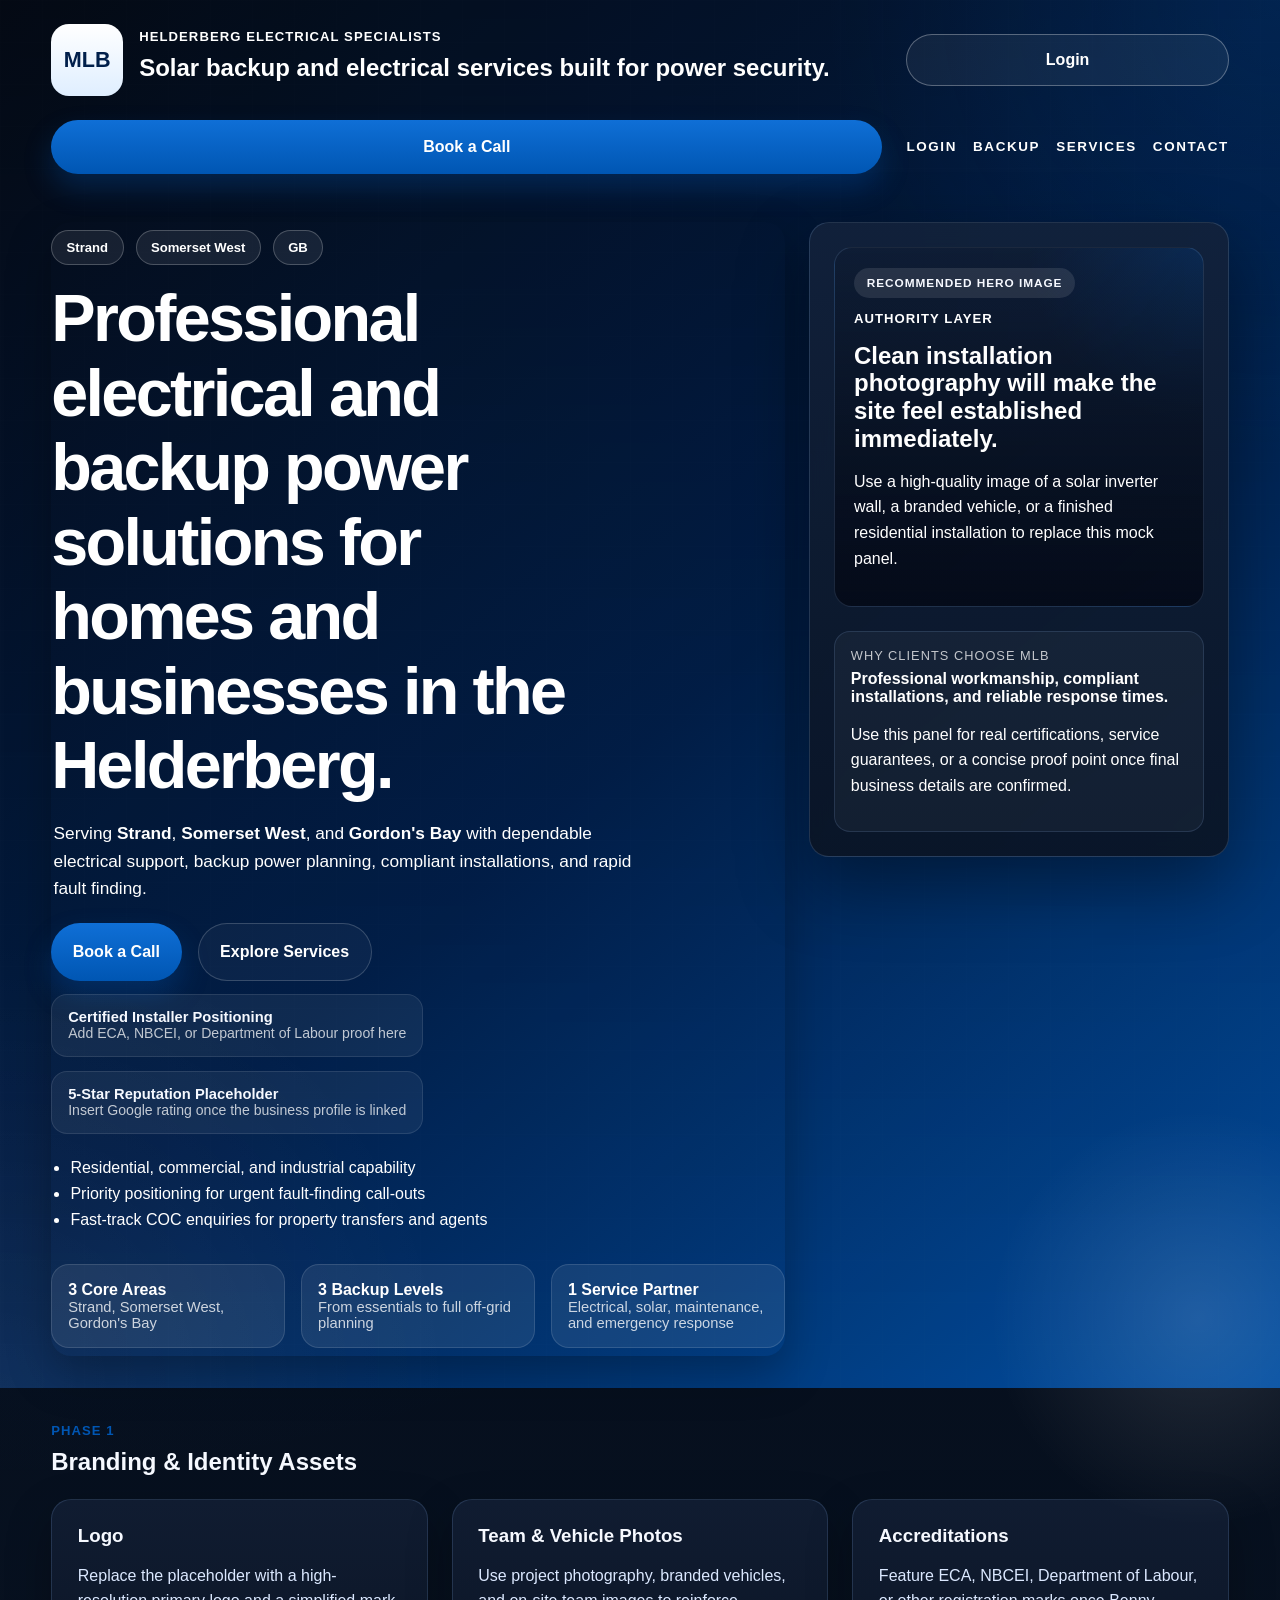
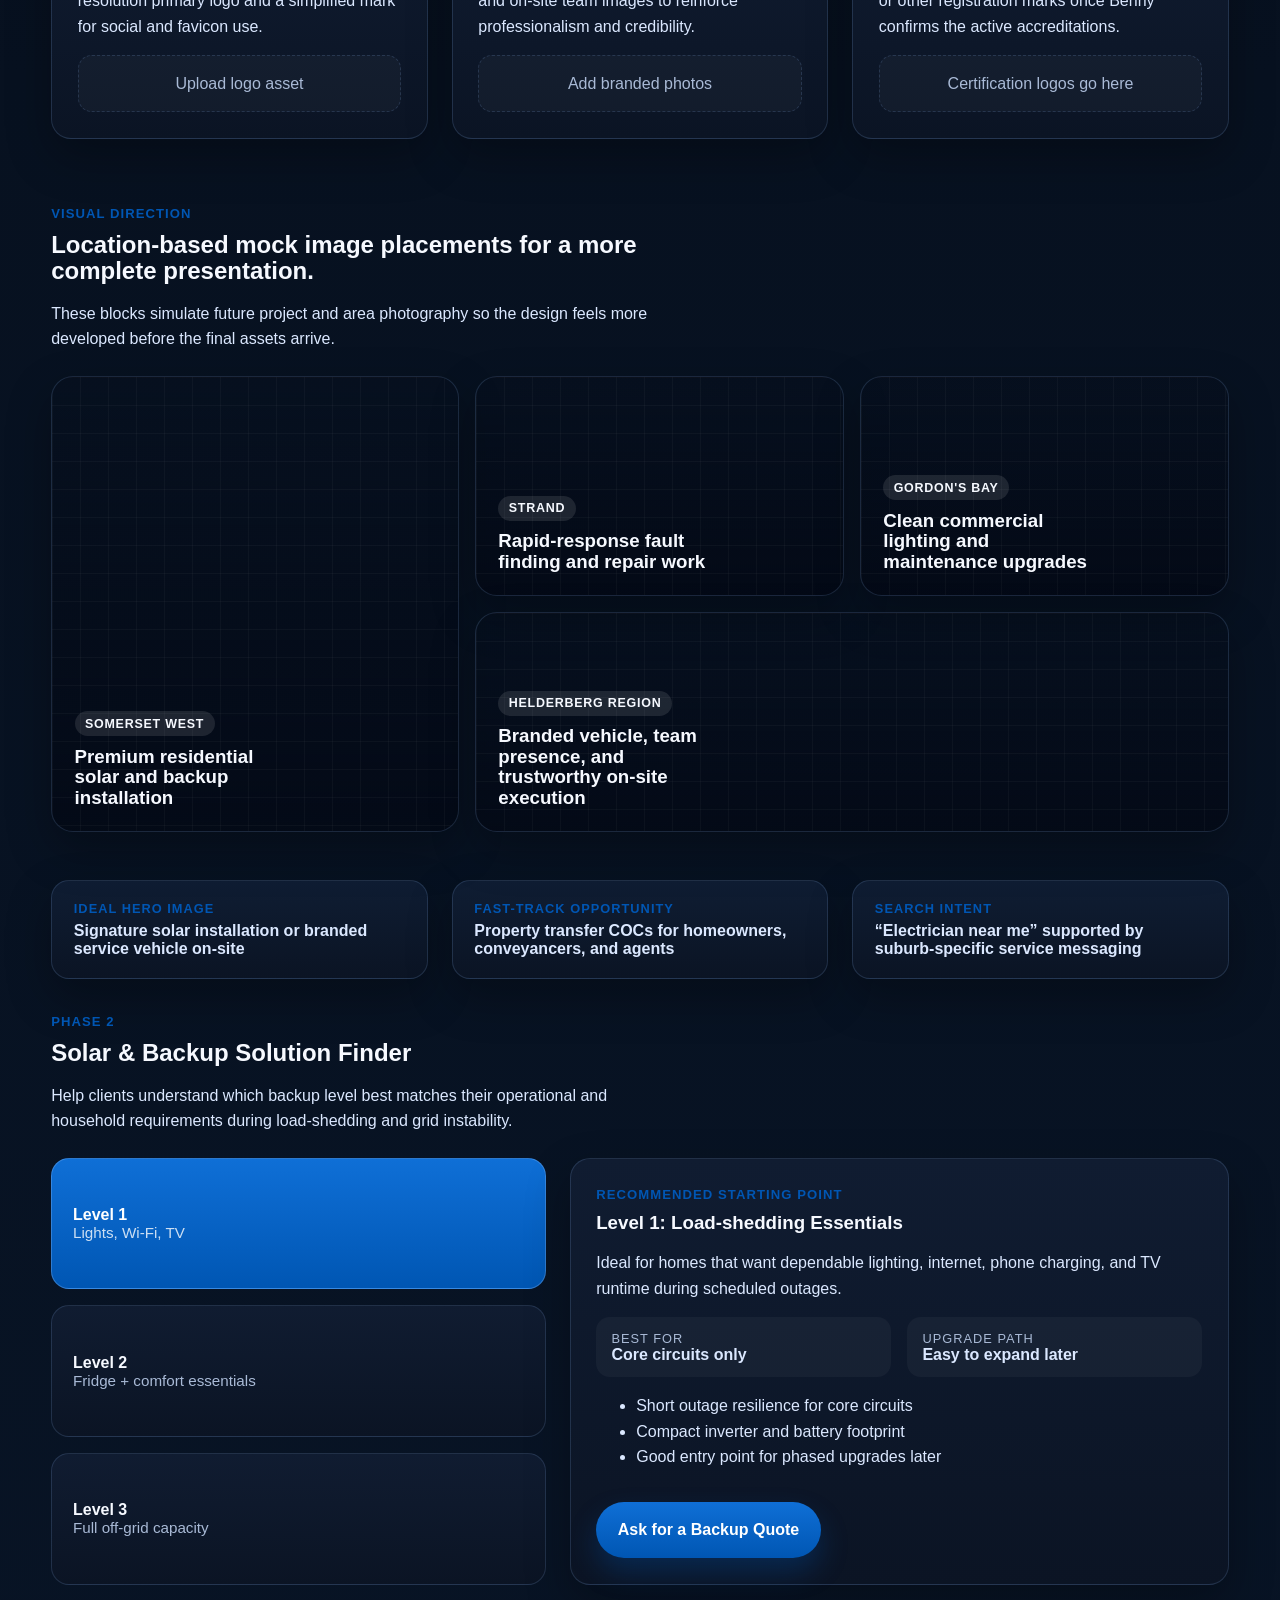
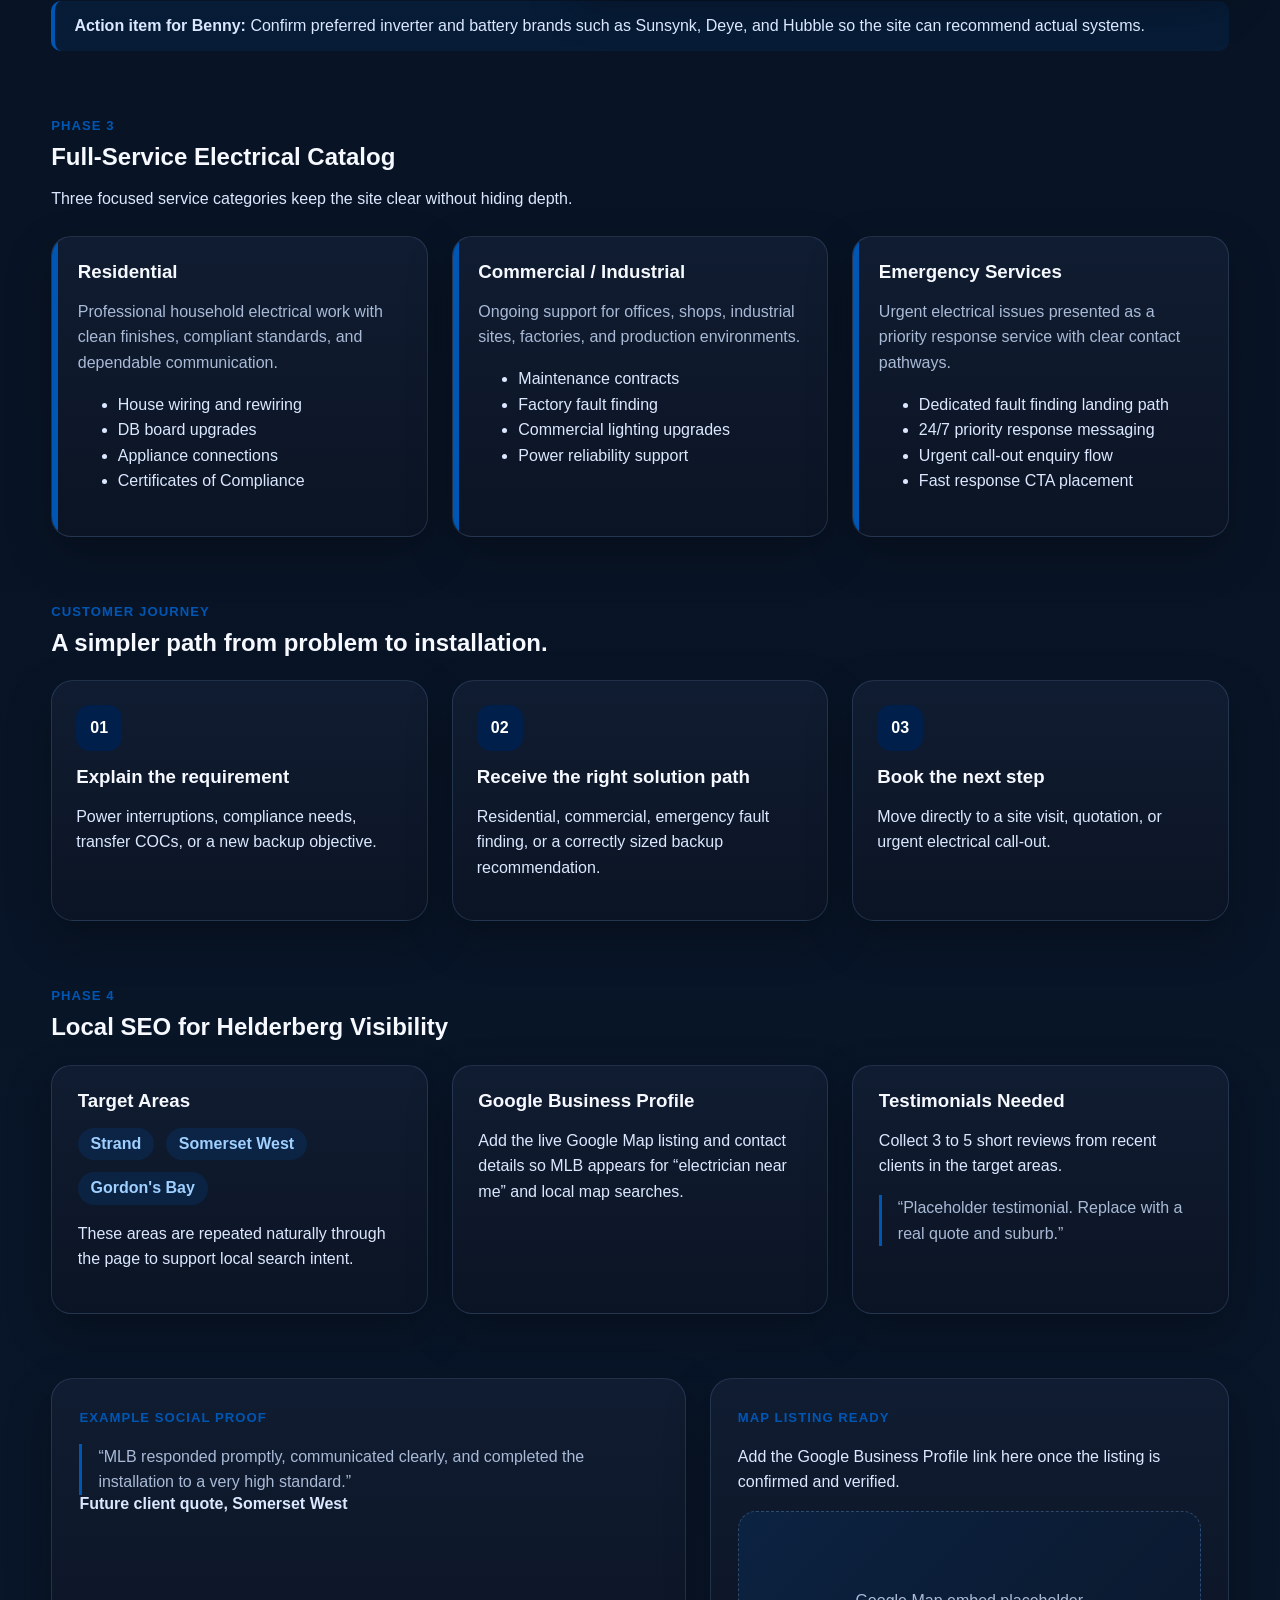
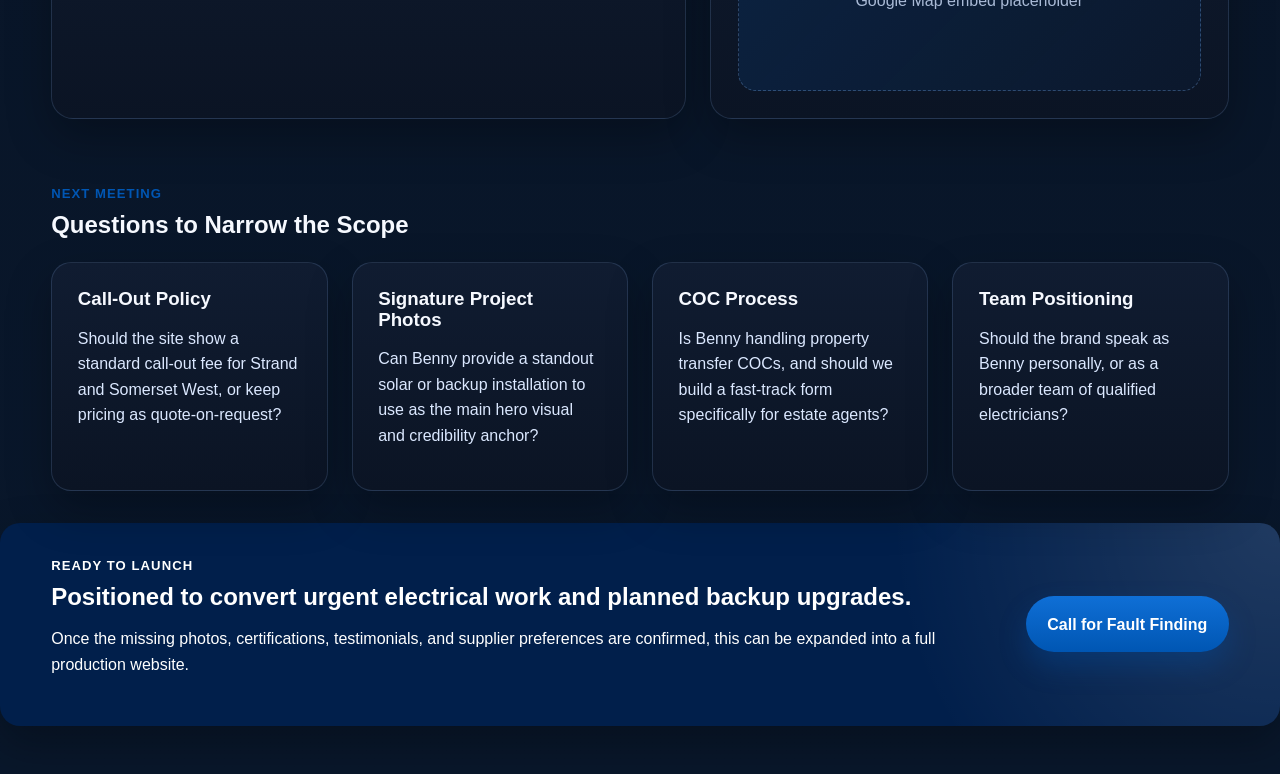
<file: index.html>
<!DOCTYPE html>
<html lang="en">
  <head>
    <meta charset="UTF-8" />
    <meta name="viewport" content="width=device-width, initial-scale=1.0" />
    <title>MLB Electrical | Solar, Backup & Electrical Services</title>
    <meta
      name="description"
      content="MLB Electrical provides solar backup systems, residential electrical work, commercial maintenance, and emergency fault finding across Strand, Somerset West, and Gordon's Bay."
    />
    <link rel="preconnect" href="https://fonts.googleapis.com" />
    <link rel="preconnect" href="https://fonts.gstatic.com" crossorigin />
    <link
      href="https://fonts.googleapis.com/css2?family=Montserrat:wght@600;700;800&family=Roboto:wght@400;500;700&display=swap"
      rel="stylesheet"
    />
    <link rel="stylesheet" href="styles.css" />
    <meta http-equiv="Content-Security-Policy" content="default-src 'self'; script-src 'self' 'unsafe-inline' 'unsafe-eval' https://www.googletagmanager.com https://www.google-analytics.com https://challenges.cloudflare.com https://static.cloudflareinsights.com; script-src-elem 'self' 'unsafe-inline' https://www.googletagmanager.com https://challenges.cloudflare.com https://static.cloudflareinsights.com; style-src 'self' 'unsafe-inline' https://fonts.googleapis.com; font-src 'self' https://fonts.gstatic.com; img-src 'self' data: https://www.google-analytics.com; connect-src 'self' https://www.google-analytics.com https://static.cloudflareinsights.com; frame-src 'self' https://challenges.cloudflare.com;">
  </head>
  <body>
    <div class="page-shell">
    <header class="hero">
      <nav class="nav">
        <a class="brand" href="index.html" aria-label="MLB Electrical home">
          <div class="brand-mark">MLB</div>
          <div class="brand-copy">
            <p class="eyebrow">Helderberg Electrical Specialists</p>
            <h1>Solar backup and electrical services built for power security.</h1>
          </div>
        </a>
        <a class="button button-login" href="/login">Login</a>
        <a class="button button-nav" href="#contact">Book a Call</a>
        <button
          class="menu-toggle"
          type="button"
          aria-expanded="false"
          aria-controls="primary-nav"
          aria-label="Open navigation menu"
        >
          <span></span>
          <span></span>
          <span></span>
        </button>
        <div class="nav-links" id="primary-nav">
          <a href="/login">Login</a>
          <a href="#backup-finder">Backup</a>
          <a href="#services">Services</a>
          <a href="#contact">Contact</a>
        </div>
      </nav>

      <div class="hero-grid">
        <section class="hero-copy">
          <div class="hero-badges">
            <span>Strand</span>
            <span>Somerset West</span>
            <span>GB</span>
          </div>
          <h1 class="hero-title">
            Professional electrical and backup power solutions for homes and businesses in the Helderberg.
          </h1>
          <p class="intro">
            Serving <strong>Strand</strong>, <strong>Somerset West</strong>, and
            <strong>Gordon's Bay</strong> with dependable electrical support,
            backup power planning, compliant installations, and rapid fault finding.
          </p>
          <div class="hero-actions">
            <a class="button" href="#contact">Book a Call</a>
            <a class="button button-secondary" href="#services">Explore Services</a>
          </div>
          <div class="hero-trust">
            <div class="trust-snippet">
              <strong>Certified Installer Positioning</strong>
              <span>Add ECA, NBCEI, or Department of Labour proof here</span>
            </div>
            <div class="trust-snippet">
              <strong>5-Star Reputation Placeholder</strong>
              <span>Insert Google rating once the business profile is linked</span>
            </div>
          </div>
          <ul class="hero-points">
            <li>Residential, commercial, and industrial capability</li>
            <li>Priority positioning for urgent fault-finding call-outs</li>
            <li>Fast-track COC enquiries for property transfers and agents</li>
          </ul>
          <div class="hero-metrics">
            <div>
              <strong>3 Core Areas</strong>
              <span>Strand, Somerset West, Gordon's Bay</span>
            </div>
            <div>
              <strong>3 Backup Levels</strong>
              <span>From essentials to full off-grid planning</span>
            </div>
            <div>
              <strong>1 Service Partner</strong>
              <span>Electrical, solar, maintenance, and emergency response</span>
            </div>
          </div>
        </section>

        <aside class="hero-panel">
          <div class="hero-media hero-photo">
            <div class="hero-media-badge">Recommended Hero Image</div>
            <div class="hero-media-copy">
              <p class="eyebrow">Authority Layer</p>
              <h2>Clean installation photography will make the site feel established immediately.</h2>
              <p>
                Use a high-quality image of a solar inverter wall, a branded vehicle,
                or a finished residential installation to replace this mock panel.
              </p>
            </div>
          </div>
          <div class="mini-panel">
            <span class="mini-label">Why Clients Choose MLB</span>
            <strong>Professional workmanship, compliant installations, and reliable response times.</strong>
            <p>Use this panel for real certifications, service guarantees, or a concise proof point once final business details are confirmed.</p>
          </div>
        </aside>
      </div>
    </header>

    <main>
      <section class="section identity">
        <div class="section-heading">
          <p class="eyebrow">Phase 1</p>
          <h2>Branding & Identity Assets</h2>
        </div>
        <div class="card-grid d-grid gap-2 d-md-block mobile-slider">
          <article class="card">
            <h3>Logo</h3>
            <p>Replace the placeholder with a high-resolution primary logo and a simplified mark for social and favicon use.</p>
            <div class="placeholder">Upload logo asset</div>
          </article>
          <article class="card">
            <h3>Team & Vehicle Photos</h3>
            <p>Use project photography, branded vehicles, and on-site team images to reinforce professionalism and credibility.</p>
            <div class="placeholder">Add branded photos</div>
          </article>
          <article class="card">
            <h3>Accreditations</h3>
            <p>Feature ECA, NBCEI, Department of Labour, or other registration marks once Benny confirms the active accreditations.</p>
            <div class="placeholder">Certification logos go here</div>
          </article>
        </div>
      </section>

      <section class="section gallery-section">
        <div class="section-heading">
          <p class="eyebrow">Visual Direction</p>
          <h2>Location-based mock image placements for a more complete presentation.</h2>
          <p>These blocks simulate future project and area photography so the design feels more developed before the final assets arrive.</p>
        </div>
        <div class="gallery-grid">
          <article class="mock-image tall photo-solar">
            <div class="mock-overlay">
              <span>Somerset West</span>
              <h3>Premium residential solar and backup installation</h3>
            </div>
          </article>
          <article class="mock-image photo-fault">
            <div class="mock-overlay">
              <span>Strand</span>
              <h3>Rapid-response fault finding and repair work</h3>
            </div>
          </article>
          <article class="mock-image photo-commercial">
            <div class="mock-overlay">
              <span>Gordon's Bay</span>
              <h3>Clean commercial lighting and maintenance upgrades</h3>
            </div>
          </article>
          <article class="mock-image wide photo-van">
            <div class="mock-overlay">
              <span>Helderberg Region</span>
              <h3>Branded vehicle, team presence, and trustworthy on-site execution</h3>
            </div>
          </article>
        </div>
      </section>

      <section class="section trust-strip">
        <div class="trust-card">
          <span class="trust-label">Ideal hero image</span>
          <strong>Signature solar installation or branded service vehicle on-site</strong>
        </div>
        <div class="trust-card">
          <span class="trust-label">Fast-track opportunity</span>
          <strong>Property transfer COCs for homeowners, conveyancers, and agents</strong>
        </div>
        <div class="trust-card">
          <span class="trust-label">Search intent</span>
          <strong>“Electrician near me” supported by suburb-specific service messaging</strong>
        </div>
      </section>

      <section id="backup-finder" class="section accent-section">
        <div class="section-heading">
          <p class="eyebrow">Phase 2</p>
          <h2>Solar & Backup Solution Finder</h2>
          <p>
            Help clients understand which backup level best matches their operational and household requirements during load-shedding and grid instability.
          </p>
        </div>

        <div class="finder">
          <div class="finder-options" role="tablist" aria-label="Backup options">
            <button class="tier-button active" data-tier="1" role="tab" aria-selected="true">
              Level 1
              <span>Lights, Wi-Fi, TV</span>
            </button>
            <button class="tier-button" data-tier="2" role="tab" aria-selected="false">
              Level 2
              <span>Fridge + comfort essentials</span>
            </button>
            <button class="tier-button" data-tier="3" role="tab" aria-selected="false">
              Level 3
              <span>Full off-grid capacity</span>
            </button>
          </div>

          <article class="finder-result card" id="tier-result" aria-live="polite">
            <p class="eyebrow">Recommended starting point</p>
            <h3>Level 1: Load-shedding Essentials</h3>
            <p>
              Ideal for homes that want dependable lighting, internet, phone charging,
              and TV runtime during scheduled outages.
            </p>
            <div class="result-specs">
              <div><span>Best For</span><strong>Core circuits only</strong></div>
              <div><span>Upgrade Path</span><strong>Easy to expand later</strong></div>
            </div>
            <ul>
              <li>Short outage resilience for core circuits</li>
              <li>Compact inverter and battery footprint</li>
              <li>Good entry point for phased upgrades later</li>
            </ul>
            <a class="button result-cta" href="#contact">Ask for a Backup Quote</a>
          </article>
        </div>

        <div class="brand-note">
          <strong>Action item for Benny:</strong> Confirm preferred inverter and battery
          brands such as Sunsynk, Deye, and Hubble so the site can recommend actual systems.
        </div>
      </section>

      <section id="services" class="section">
        <div class="section-heading">
          <p class="eyebrow">Phase 3</p>
          <h2>Full-Service Electrical Catalog</h2>
          <p>Three focused service categories keep the site clear without hiding depth.</p>
        </div>

        <div class="service-grid">
          <article class="service-card">
            <h3>Residential</h3>
            <p>Professional household electrical work with clean finishes, compliant standards, and dependable communication.</p>
            <ul>
              <li>House wiring and rewiring</li>
              <li>DB board upgrades</li>
              <li>Appliance connections</li>
              <li>Certificates of Compliance</li>
            </ul>
          </article>
          <article class="service-card">
            <h3>Commercial / Industrial</h3>
            <p>Ongoing support for offices, shops, industrial sites, factories, and production environments.</p>
            <ul>
              <li>Maintenance contracts</li>
              <li>Factory fault finding</li>
              <li>Commercial lighting upgrades</li>
              <li>Power reliability support</li>
            </ul>
          </article>
          <article class="service-card emergency">
            <h3>Emergency Services</h3>
            <p>Urgent electrical issues presented as a priority response service with clear contact pathways.</p>
            <ul>
              <li>Dedicated fault finding landing path</li>
              <li>24/7 priority response messaging</li>
              <li>Urgent call-out enquiry flow</li>
              <li>Fast response CTA placement</li>
            </ul>
          </article>
        </div>
      </section>

      <section class="section process-section">
        <div class="section-heading">
          <p class="eyebrow">Customer Journey</p>
          <h2>A simpler path from problem to installation.</h2>
        </div>
        <div class="process-grid">
          <article class="process-step">
            <span>01</span>
            <h3>Explain the requirement</h3>
            <p>Power interruptions, compliance needs, transfer COCs, or a new backup objective.</p>
          </article>
          <article class="process-step">
            <span>02</span>
            <h3>Receive the right solution path</h3>
            <p>Residential, commercial, emergency fault finding, or a correctly sized backup recommendation.</p>
          </article>
          <article class="process-step">
            <span>03</span>
            <h3>Book the next step</h3>
            <p>Move directly to a site visit, quotation, or urgent electrical call-out.</p>
          </article>
        </div>
      </section>

      <section class="section seo-section">
        <div class="section-heading">
          <p class="eyebrow">Phase 4</p>
          <h2>Local SEO for Helderberg Visibility</h2>
        </div>
        <div class="seo-grid">
          <article class="card">
            <h3>Target Areas</h3>
            <div class="area-tags">
              <span>Strand</span>
              <span>Somerset West</span>
              <span>Gordon's Bay</span>
            </div>
            <p>These areas are repeated naturally through the page to support local search intent.</p>
          </article>
          <article class="card">
            <h3>Google Business Profile</h3>
            <p>
              Add the live Google Map listing and contact details so MLB appears for
              “electrician near me” and local map searches.
            </p>
          </article>
          <article class="card">
            <h3>Testimonials Needed</h3>
            <p>Collect 3 to 5 short reviews from recent clients in the target areas.</p>
            <blockquote>
              “Placeholder testimonial. Replace with a real quote and suburb.”
            </blockquote>
          </article>
        </div>
      </section>

      <section class="section testimonial-band">
        <div class="testimonial-card">
          <p class="eyebrow">Example Social Proof</p>
          <blockquote>
            “MLB responded promptly, communicated clearly, and completed the installation to a very high standard.”
          </blockquote>
          <strong>Future client quote, Somerset West</strong>
        </div>
        <div class="testimonial-card">
          <p class="eyebrow">Map Listing Ready</p>
          <p>Add the Google Business Profile link here once the listing is confirmed and verified.</p>
          <div class="map-placeholder">Google Map embed placeholder</div>
        </div>
      </section>

      <section class="section discussion">
        <div class="section-heading">
          <p class="eyebrow">Next Meeting</p>
          <h2>Questions to Narrow the Scope</h2>
        </div>
        <div class="question-grid">
          <article class="card">
            <h3>Call-Out Policy</h3>
            <p>Should the site show a standard call-out fee for Strand and Somerset West, or keep pricing as quote-on-request?</p>
          </article>
          <article class="card">
            <h3>Signature Project Photos</h3>
            <p>Can Benny provide a standout solar or backup installation to use as the main hero visual and credibility anchor?</p>
          </article>
          <article class="card">
            <h3>COC Process</h3>
            <p>Is Benny handling property transfer COCs, and should we build a fast-track form specifically for estate agents?</p>
          </article>
          <article class="card">
            <h3>Team Positioning</h3>
            <p>Should the brand speak as Benny personally, or as a broader team of qualified electricians?</p>
          </article>
        </div>
      </section>

      <section id="contact" class="section contact">
        <div>
          <p class="eyebrow">Ready to Launch</p>
          <h2>Positioned to convert urgent electrical work and planned backup upgrades.</h2>
          <p>
            Once the missing photos, certifications, testimonials, and supplier preferences
            are confirmed, this can be expanded into a full production website.
          </p>
        </div>
        <a class="button" href="tel:+27000000000">Call for Fault Finding</a>
      </section>
    </main>
    </div>

    <script src="script.js"></script>
  </body>
</html>
</file>
<file: styles.css>
* {
  box-sizing: border-box;
}

:root {
  --electric-blue: #0056b3;
  --deep-navy: #011f4b;
  --black-blue: #050b16;
  --white: #ffffff;
  --ink: #dbe8ff;
  --ink-strong: #f6f9ff;
  --text-dark: #a9bad6;
  --border: rgba(108, 145, 196, 0.22);
  --surface: #0b1424;
  --surface-soft: #101c31;
  --surface-strong: #132440;
  --shadow: 0 18px 45px rgba(0, 0, 0, 0.28);
  --shadow-strong: 0 28px 70px rgba(0, 0, 0, 0.38);
  --radius: 20px;
}

html {
  scroll-behavior: smooth;
}

body {
  margin: 0;
  font-family: "Roboto", Arial, sans-serif;
  color: var(--ink);
  background:
    radial-gradient(circle at top left, rgba(0, 86, 179, 0.18), transparent 26%),
    linear-gradient(180deg, #030814 0%, #071120 30%, #09172b 100%);
}

h1,
h2,
h3 {
  margin: 0 0 0.8rem;
  font-family: "Montserrat", Arial, sans-serif;
  line-height: 1.1;
  color: var(--ink-strong);
}

p,
li,
blockquote,
a,
button {
  line-height: 1.6;
}

.hero,
.section {
  padding: 2rem clamp(1.2rem, 4vw, 5rem);
}

.page-shell {
  overflow: hidden;
}

.d-grid {
  display: grid;
}

.gap-2 {
  gap: 1rem;
}

.hero {
  padding-top: 1.5rem;
  background:
    linear-gradient(180deg, rgba(0, 0, 0, 0.14), rgba(0, 0, 0, 0)),
    radial-gradient(circle at top right, rgba(0, 86, 179, 0.24), transparent 24%),
    radial-gradient(circle at bottom left, rgba(255, 255, 255, 0.06), transparent 24%),
    linear-gradient(140deg, rgba(5, 11, 22, 0.98), rgba(1, 31, 75, 0.98) 52%, rgba(0, 86, 179, 0.88));
  color: var(--white);
  position: relative;
}

.hero::after {
  content: "";
  position: absolute;
  inset: auto -10% -140px auto;
  width: 420px;
  height: 420px;
  border-radius: 50%;
  background: radial-gradient(circle, rgba(255, 255, 255, 0.12), transparent 70%);
  pointer-events: none;
}

.hero::before {
  content: "";
  position: absolute;
  inset: 0;
  background:
    linear-gradient(90deg, rgba(255, 255, 255, 0.04) 1px, transparent 1px),
    linear-gradient(rgba(255, 255, 255, 0.04) 1px, transparent 1px);
  background-size: 42px 42px;
  opacity: 0.14;
  pointer-events: none;
}

.nav,
.hero-grid,
.finder,
.service-grid,
.seo-grid,
.question-grid,
.contact,
.process-grid,
.trust-strip,
.card-grid,
.testimonial-band {
  display: grid;
  gap: 1.5rem;
}

.nav {
  grid-template-columns: 1fr auto;
  align-items: center;
  margin-bottom: 3rem;
  position: relative;
  z-index: 1;
}

.menu-toggle {
  display: none;
  width: 48px;
  height: 48px;
  padding: 0;
  border: 1px solid rgba(255, 255, 255, 0.18);
  border-radius: 14px;
  background: rgba(255, 255, 255, 0.04);
  cursor: pointer;
}

.menu-toggle span {
  display: block;
  width: 18px;
  height: 2px;
  margin: 4px auto;
  border-radius: 999px;
  background: var(--white);
  transition: transform 160ms ease, opacity 160ms ease;
}

.menu-toggle.is-open span:nth-child(1) {
  transform: translateY(6px) rotate(45deg);
}

.menu-toggle.is-open span:nth-child(2) {
  opacity: 0;
}

.menu-toggle.is-open span:nth-child(3) {
  transform: translateY(-6px) rotate(-45deg);
}

.brand {
  display: flex;
  gap: 1rem;
  align-items: center;
  color: inherit;
  text-decoration: none;
}

.brand-copy {
  display: block;
}

.brand-mark {
  display: grid;
  place-items: center;
  width: 72px;
  height: 72px;
  border-radius: 18px;
  background: linear-gradient(180deg, #ffffff, #dfeeff);
  color: var(--deep-navy);
  font: 800 1.35rem "Montserrat", Arial, sans-serif;
}

.nav-links {
  display: flex;
  gap: 1rem;
  align-items: center;
  justify-content: flex-end;
  flex-wrap: wrap;
}

.nav-links a {
  color: var(--white);
  text-decoration: none;
  font-family: "Montserrat", Arial, sans-serif;
  font-size: 0.84rem;
  font-weight: 600;
  letter-spacing: 0.12em;
  text-transform: uppercase;
}

.hero h1,
.hero h2,
.hero .eyebrow,
.hero p,
.hero li {
  color: var(--white);
}

.hero-grid {
  grid-template-columns: minmax(0, 1.4fr) minmax(280px, 420px);
  align-items: start;
  position: relative;
  z-index: 1;
}

.hero-copy,
.hero-panel,
.card,
.service-card,
.finder-result,
.contact {
  border-radius: var(--radius);
  box-shadow: var(--shadow);
}

.hero-copy {
  padding: 0.5rem 0;
}

.hero-badges {
  display: flex;
  flex-wrap: wrap;
  gap: 0.75rem;
  margin-bottom: 1rem;
}

.hero-badges span {
  padding: 0.55rem 0.9rem;
  border: 1px solid rgba(255, 255, 255, 0.22);
  border-radius: 999px;
  background: rgba(255, 255, 255, 0.08);
  font-size: 0.82rem;
  font-weight: 600;
  white-space: nowrap;
}

.hero-title {
  max-width: 14ch;
  font-size: clamp(2.6rem, 5.2vw, 5.2rem);
  letter-spacing: -0.04em;
  margin-bottom: 1rem;
  line-height: 1.12;
  text-wrap: balance;
}

.intro {
  max-width: 62ch;
  font-size: 1.08rem;
  padding-inline: 0.15rem;
}

.hero-actions {
  display: flex;
  flex-wrap: wrap;
  gap: 1rem;
  margin: 1.25rem 0 1rem;
}

.hero-trust {
  display: flex;
  flex-wrap: wrap;
  gap: 0.9rem;
  margin: -0.2rem 0 1.35rem;
}

.trust-snippet {
  min-width: 220px;
  padding: 0.9rem 1rem;
  border-radius: 16px;
  background: rgba(255, 255, 255, 0.06);
  border: 1px solid rgba(255, 255, 255, 0.1);
}

.trust-snippet strong,
.trust-snippet span {
  display: block;
}

.trust-snippet strong {
  color: var(--ink-strong);
  font-family: "Montserrat", Arial, sans-serif;
  font-size: 0.92rem;
}

.trust-snippet span {
  color: rgba(255, 255, 255, 0.74);
  font-size: 0.88rem;
}

.hero-points {
  padding-left: 1.2rem;
  margin: 0;
}

.hero-metrics {
  display: grid;
  grid-template-columns: repeat(3, minmax(0, 1fr));
  gap: 1rem;
  margin-top: 2rem;
}

.hero-metrics div {
  padding: 1rem;
  border-radius: 18px;
  background: rgba(255, 255, 255, 0.08);
  border: 1px solid rgba(255, 255, 255, 0.12);
}

.hero-metrics strong,
.hero-metrics span {
  display: block;
}

.hero-metrics span {
  color: rgba(255, 255, 255, 0.78);
  font-size: 0.92rem;
}

.hero-panel {
  padding: 1.5rem;
  background: linear-gradient(180deg, rgba(18, 34, 59, 0.92), rgba(10, 20, 36, 0.92));
  border: 1px solid rgba(112, 149, 198, 0.24);
  backdrop-filter: blur(12px);
  box-shadow: var(--shadow-strong);
  align-self: start;
}

.eyebrow {
  margin: 0 0 0.5rem;
  color: var(--electric-blue);
  text-transform: uppercase;
  letter-spacing: 0.08em;
  font-size: 0.82rem;
  font-weight: 700;
}

.palette {
  display: grid;
  gap: 1rem;
  margin: 1rem 0;
}

.mini-panel {
  margin-top: 1.5rem;
  padding: 1rem;
  border-radius: 16px;
  background: rgba(255, 255, 255, 0.04);
  border: 1px solid rgba(130, 167, 214, 0.18);
}

.hero-media {
  min-height: 360px;
  display: flex;
  flex-direction: column;
  justify-content: flex-end;
  padding: 1.2rem;
  border-radius: 18px;
  background:
    linear-gradient(180deg, rgba(0, 0, 0, 0.08), rgba(0, 0, 0, 0.62)),
    radial-gradient(circle at top right, rgba(0, 86, 179, 0.38), transparent 34%),
    linear-gradient(135deg, #203657, #08101d);
  border: 1px solid rgba(130, 167, 214, 0.18);
}

.hero-photo {
  background:
    linear-gradient(180deg, rgba(3, 8, 20, 0.12), rgba(3, 8, 20, 0.78)),
    radial-gradient(circle at top right, rgba(0, 86, 179, 0.26), transparent 34%),
    url("https://images.unsplash.com/photo-1517048676732-d65bc937f952?auto=format&fit=crop&w=1400&q=80");
  background-size: cover;
  background-position: center;
}

.hero-media-badge {
  align-self: flex-start;
  margin-bottom: auto;
  padding: 0.5rem 0.8rem;
  border-radius: 999px;
  background: rgba(255, 255, 255, 0.1);
  color: var(--ink-strong);
  font: 700 0.74rem "Montserrat", Arial, sans-serif;
  letter-spacing: 0.08em;
  text-transform: uppercase;
}

.hero-media-copy h2 {
  margin-top: 0.8rem;
  line-height: 1.16;
}

.mini-panel strong,
.mini-panel p,
.mini-label {
  display: block;
}

.mini-label {
  margin-bottom: 0.4rem;
  font-size: 0.8rem;
  text-transform: uppercase;
  letter-spacing: 0.08em;
  color: rgba(255, 255, 255, 0.74);
}

.swatch {
  display: inline-block;
  width: 18px;
  height: 18px;
  margin-right: 0.6rem;
  border-radius: 50%;
  vertical-align: middle;
}

.electric {
  background: var(--electric-blue);
}

.navy {
  background: var(--deep-navy);
}

.slate {
  background: var(--black-blue);
}

.button {
  display: inline-flex;
  align-items: center;
  justify-content: center;
  padding: 0.95rem 1.35rem;
  border-radius: 999px;
  border: 0;
  background: linear-gradient(180deg, #0f6fd6, #0056b3);
  color: var(--white);
  text-decoration: none;
  font-weight: 700;
  font-family: "Montserrat", Arial, sans-serif;
  transition: transform 180ms ease, box-shadow 180ms ease, background 180ms ease;
  box-shadow: 0 14px 28px rgba(0, 86, 179, 0.3);
}

.button:hover,
.button:focus-visible {
  transform: translateY(-2px);
}

.button-secondary {
  background: rgba(255, 255, 255, 0.04);
  border: 1px solid rgba(255, 255, 255, 0.18);
  box-shadow: none;
}

.button-nav {
  padding: 0.9rem 1.2rem;
  white-space: nowrap;
}

.button-login {
  padding: 0.75rem 1rem;
  border: 1px solid rgba(255, 255, 255, 0.3);
  background: rgba(255, 255, 255, 0.06);
  box-shadow: none;
  white-space: nowrap;
}

.section {
  max-width: 1400px;
  margin: 0 auto;
}

.section-heading {
  max-width: 70ch;
  margin-bottom: 1.5rem;
}

.card-grid,
.seo-grid,
.question-grid {
  grid-template-columns: repeat(auto-fit, minmax(240px, 1fr));
}

.mobile-slider {
  scroll-snap-type: x proximity;
}

.mobile-slider > * {
  scroll-snap-align: start;
}

.card,
.service-card,
.finder-result {
  padding: 1.6rem;
  background: linear-gradient(180deg, var(--surface-soft), var(--surface));
  border: 1px solid var(--border);
  transition: transform 180ms ease, box-shadow 180ms ease, border-color 180ms ease;
}

.card:hover,
.service-card:hover,
.finder-result:hover {
  transform: translateY(-4px);
  box-shadow: 0 22px 50px rgba(0, 0, 0, 0.22);
  border-color: rgba(119, 164, 220, 0.34);
}

.placeholder {
  margin-top: 1rem;
  padding: 1.15rem;
  border: 1px dashed var(--border);
  border-radius: 14px;
  color: var(--text-dark);
  background: rgba(255, 255, 255, 0.03);
  text-align: center;
}

.gallery-grid {
  display: grid;
  gap: 1rem;
  grid-template-columns: 1.05fr 0.95fr 0.95fr;
  grid-auto-rows: 220px;
}

.mock-image {
  position: relative;
  overflow: hidden;
  border-radius: 22px;
  border: 1px solid var(--border);
  background:
    linear-gradient(180deg, rgba(0, 0, 0, 0.1), rgba(0, 0, 0, 0.58)),
    radial-gradient(circle at top right, rgba(0, 86, 179, 0.45), transparent 30%),
    linear-gradient(135deg, #203657, #0c1526);
  box-shadow: var(--shadow);
}

.photo-solar {
  background:
    linear-gradient(180deg, rgba(3, 8, 20, 0.12), rgba(3, 8, 20, 0.78)),
    url("https://images.unsplash.com/photo-1509391366360-2e959784a276?auto=format&fit=crop&w=1200&q=80");
  background-size: cover;
  background-position: center;
}

.photo-fault {
  background:
    linear-gradient(180deg, rgba(3, 8, 20, 0.18), rgba(3, 8, 20, 0.8)),
    url("https://images.unsplash.com/photo-1621905252507-b35492cc74b4?auto=format&fit=crop&w=1200&q=80");
  background-size: cover;
  background-position: center;
}

.photo-commercial {
  background:
    linear-gradient(180deg, rgba(3, 8, 20, 0.18), rgba(3, 8, 20, 0.8)),
    url("https://images.unsplash.com/photo-1497366754035-f200968a6e72?auto=format&fit=crop&w=1200&q=80");
  background-size: cover;
  background-position: center;
}

.photo-van {
  background:
    linear-gradient(180deg, rgba(3, 8, 20, 0.18), rgba(3, 8, 20, 0.78)),
    url("https://images.unsplash.com/photo-1503376780353-7e6692767b70?auto=format&fit=crop&w=1600&q=80");
  background-size: cover;
  background-position: center;
}

.mock-image::before {
  content: "";
  position: absolute;
  inset: 0;
  background:
    linear-gradient(90deg, rgba(255, 255, 255, 0.03) 1px, transparent 1px),
    linear-gradient(rgba(255, 255, 255, 0.03) 1px, transparent 1px);
  background-size: 28px 28px;
}

.mock-image.tall {
  grid-row: span 2;
}

.mock-image.wide {
  grid-column: span 2;
}

.mock-overlay {
  position: absolute;
  inset: auto 0 0 0;
  padding: 1.4rem;
  z-index: 1;
}

.mock-overlay span {
  display: inline-block;
  margin-bottom: 0.65rem;
  padding: 0.35rem 0.65rem;
  border-radius: 999px;
  background: rgba(255, 255, 255, 0.1);
  color: var(--ink-strong);
  font-size: 0.78rem;
  font-weight: 700;
  letter-spacing: 0.06em;
  text-transform: uppercase;
}

.mock-overlay h3 {
  max-width: 20ch;
  margin: 0;
}

.accent-section {
  padding-top: 0;
}

.trust-strip {
  grid-template-columns: repeat(3, minmax(0, 1fr));
  margin-top: -1rem;
}

.trust-card {
  padding: 1.25rem 1.35rem;
  border-radius: 18px;
  background: linear-gradient(180deg, #0f1d33, #0b1424);
  border: 1px solid var(--border);
  box-shadow: var(--shadow);
}

.trust-label {
  display: block;
  margin-bottom: 0.4rem;
  font-size: 0.8rem;
  font-weight: 700;
  text-transform: uppercase;
  letter-spacing: 0.08em;
  color: var(--electric-blue);
}

.finder {
  grid-template-columns: minmax(0, 0.9fr) minmax(0, 1.2fr);
  align-items: stretch;
}

.finder-options {
  display: grid;
  gap: 1rem;
}

.tier-button {
  padding: 1.2rem 1.3rem;
  text-align: left;
  border-radius: 18px;
  border: 1px solid var(--border);
  background: linear-gradient(180deg, #101c31, #0b1424);
  color: var(--ink-strong);
  font: 700 1rem "Montserrat", Arial, sans-serif;
  cursor: pointer;
  transition: transform 160ms ease, border-color 160ms ease, background 160ms ease;
}

.tier-button:hover,
.tier-button:focus-visible {
  transform: translateX(4px);
  border-color: rgba(119, 164, 220, 0.4);
}

.tier-button span {
  display: block;
  color: var(--text-dark);
  font: 500 0.95rem "Roboto", Arial, sans-serif;
}

.tier-button.active {
  background: linear-gradient(180deg, #0f6fd6, #0056b3);
  color: var(--white);
  border-color: rgba(140, 194, 255, 0.32);
}

.tier-button.active span {
  color: rgba(255, 255, 255, 0.8);
}

.result-specs {
  display: grid;
  grid-template-columns: repeat(2, minmax(0, 1fr));
  gap: 1rem;
  margin: 1rem 0 0.6rem;
}

.result-specs div {
  padding: 0.85rem 0.95rem;
  border-radius: 14px;
  background: rgba(255, 255, 255, 0.04);
}

.result-specs span,
.result-specs strong {
  display: block;
}

.result-specs span {
  font-size: 0.8rem;
  text-transform: uppercase;
  letter-spacing: 0.08em;
  color: var(--text-dark);
}

.result-cta {
  margin-top: 1rem;
}

.brand-note {
  margin-top: 1rem;
  padding: 1rem 1.2rem;
  border-left: 4px solid var(--electric-blue);
  background: rgba(0, 86, 179, 0.12);
  border-radius: 10px;
}

.service-grid {
  grid-template-columns: repeat(auto-fit, minmax(260px, 1fr));
}

.service-card {
  position: relative;
  overflow: hidden;
}

.service-card p {
  color: var(--text-dark);
}

.service-card::before {
  content: "";
  position: absolute;
  inset: 0 auto 0 0;
  width: 6px;
  background: var(--electric-blue);
}

.service-card.emergency::before {
  background: var(--electric-blue);
}

.area-tags {
  display: flex;
  flex-wrap: wrap;
  gap: 0.75rem;
  margin: 1rem 0;
}

.area-tags span {
  padding: 0.45rem 0.8rem;
  border-radius: 999px;
  background: rgba(0, 86, 179, 0.18);
  color: #9fd0ff;
  font-weight: 700;
}

blockquote {
  margin: 1rem 0 0;
  padding-left: 1rem;
  border-left: 3px solid var(--electric-blue);
  color: var(--text-dark);
}

.process-section {
  position: relative;
}

.process-grid {
  grid-template-columns: repeat(3, minmax(0, 1fr));
}

.process-step {
  padding: 1.5rem;
  border-radius: 22px;
  background: linear-gradient(180deg, var(--surface-soft), var(--surface));
  border: 1px solid var(--border);
  box-shadow: var(--shadow);
}

.process-step span {
  display: inline-grid;
  place-items: center;
  width: 46px;
  height: 46px;
  margin-bottom: 1rem;
  border-radius: 14px;
  background: var(--deep-navy);
  color: var(--white);
  font: 800 1rem "Montserrat", Arial, sans-serif;
}

.testimonial-band {
  grid-template-columns: 1.1fr 0.9fr;
}

.testimonial-card {
  padding: 1.7rem;
  border-radius: 22px;
  background: linear-gradient(180deg, var(--surface-soft), var(--surface));
  border: 1px solid var(--border);
  box-shadow: var(--shadow);
}

.map-placeholder {
  margin-top: 1rem;
  min-height: 180px;
  display: grid;
  place-items: center;
  border-radius: 18px;
  border: 1px dashed rgba(116, 162, 221, 0.34);
  background:
    linear-gradient(135deg, rgba(0, 86, 179, 0.18), rgba(1, 31, 75, 0.12)),
    #0d1728;
  color: var(--text-dark);
}

.contact {
  grid-template-columns: 1fr auto;
  align-items: center;
  margin-bottom: 3rem;
  background:
    radial-gradient(circle at top right, rgba(255, 255, 255, 0.12), transparent 30%),
    var(--deep-navy);
  color: var(--white);
}

.contact h2,
.contact p,
.contact .eyebrow {
  color: var(--white);
}

@media (max-width: 860px) {
  .nav,
  .hero-grid,
  .finder,
  .contact,
  .testimonial-band,
  .process-grid,
  .trust-strip {
    grid-template-columns: 1fr;
  }

  .nav {
    grid-template-columns: 1fr auto auto auto;
    gap: 0.75rem;
    align-items: center;
    margin-bottom: 2rem;
  }

  .menu-toggle {
    display: inline-block;
  }

  .nav-links {
    display: none;
    position: absolute;
    top: calc(100% + 0.85rem);
    right: 0;
    left: 0;
    padding: 1rem;
    border-radius: 20px;
    background: rgba(7, 17, 32, 0.98);
    border: 1px solid rgba(112, 149, 198, 0.24);
    box-shadow: var(--shadow-strong);
    gap: 0.75rem;
  }

  .nav-links.is-open {
    display: grid;
    grid-template-columns: 1fr;
  }

  .button-nav {
    display: inline-flex;
    width: auto;
    min-height: 48px;
    padding-inline: 1rem;
  }

  .button-login {
    min-height: 48px;
  }

  .hero-metrics {
    grid-template-columns: 1fr;
  }

  .hero-title {
    max-width: 14ch;
    font-size: clamp(1.9rem, 5.8vw, 2.55rem);
    line-height: 1.28;
    margin-bottom: 0.85rem;
  }

  .hero-badges {
    flex-wrap: nowrap;
    overflow-x: auto;
    padding-bottom: 0.15rem;
    margin-inline: -0.1rem;
    margin-bottom: 0.8rem;
  }

  .nav-links a {
    font-size: 0.82rem;
    text-align: left;
  }

  .hero-badges span {
    font-size: 0.82rem;
    padding: 0.5rem 0.8rem;
  }

  .hero-trust {
    display: none;
  }

  .result-specs,
  .gallery-grid {
    grid-template-columns: 1fr;
  }

  .gallery-grid {
    grid-auto-rows: 180px;
  }

  .mock-image.tall,
  .mock-image.wide {
    grid-row: span 1;
    grid-column: span 1;
  }

  .section {
    padding-left: 1.25rem;
    padding-right: 1.25rem;
  }

  .d-md-block {
    display: block;
  }

  .card,
  .service-card,
  .finder-result,
  .testimonial-card,
  .process-step,
  .trust-card {
    padding: 1.2rem;
  }
}

@media (max-width: 560px) {
  .nav {
    gap: 0.6rem;
    margin-bottom: 1.4rem;
  }

  .brand {
    align-items: flex-start;
  }

  .brand-copy {
    display: none;
  }

  .brand-mark {
    width: 58px;
    height: 58px;
    border-radius: 14px;
    font-size: 1.1rem;
  }

  .hero-actions {
    display: grid;
    gap: 0.75rem;
    margin: 1rem 0 0.8rem;
  }

  .hero-metrics div,
  .mock-overlay,
  .hero-panel {
    padding: 1rem;
  }

  .hero-media {
    min-height: 280px;
  }

  .button,
  .button-secondary,
  .button-nav,
  .button-login {
    width: 100%;
  }

  .hero-title {
    max-width: 11ch;
    font-size: clamp(1.7rem, 6.4vw, 2.15rem);
    line-height: 1.35;
  }

  .intro {
    padding-inline: 0.25rem;
    font-size: 0.98rem;
  }

  .hero-points,
  .hero-metrics,
  .mini-panel {
    display: none;
  }

  .hero-grid {
    gap: 1rem;
  }

  .hero-panel {
    padding: 0;
    border: 0;
    background: transparent;
    box-shadow: none;
  }

  .hero-points {
    padding-left: 1rem;
  }

  .mobile-slider {
    display: grid;
    grid-auto-flow: column;
    grid-auto-columns: minmax(84%, 1fr);
    overflow-x: auto;
    padding-bottom: 0.4rem;
    margin-right: -1rem;
    padding-right: 1rem;
    -webkit-overflow-scrolling: touch;
  }

  .mobile-slider > .card {
    min-height: 100%;
  }
}
</file>
